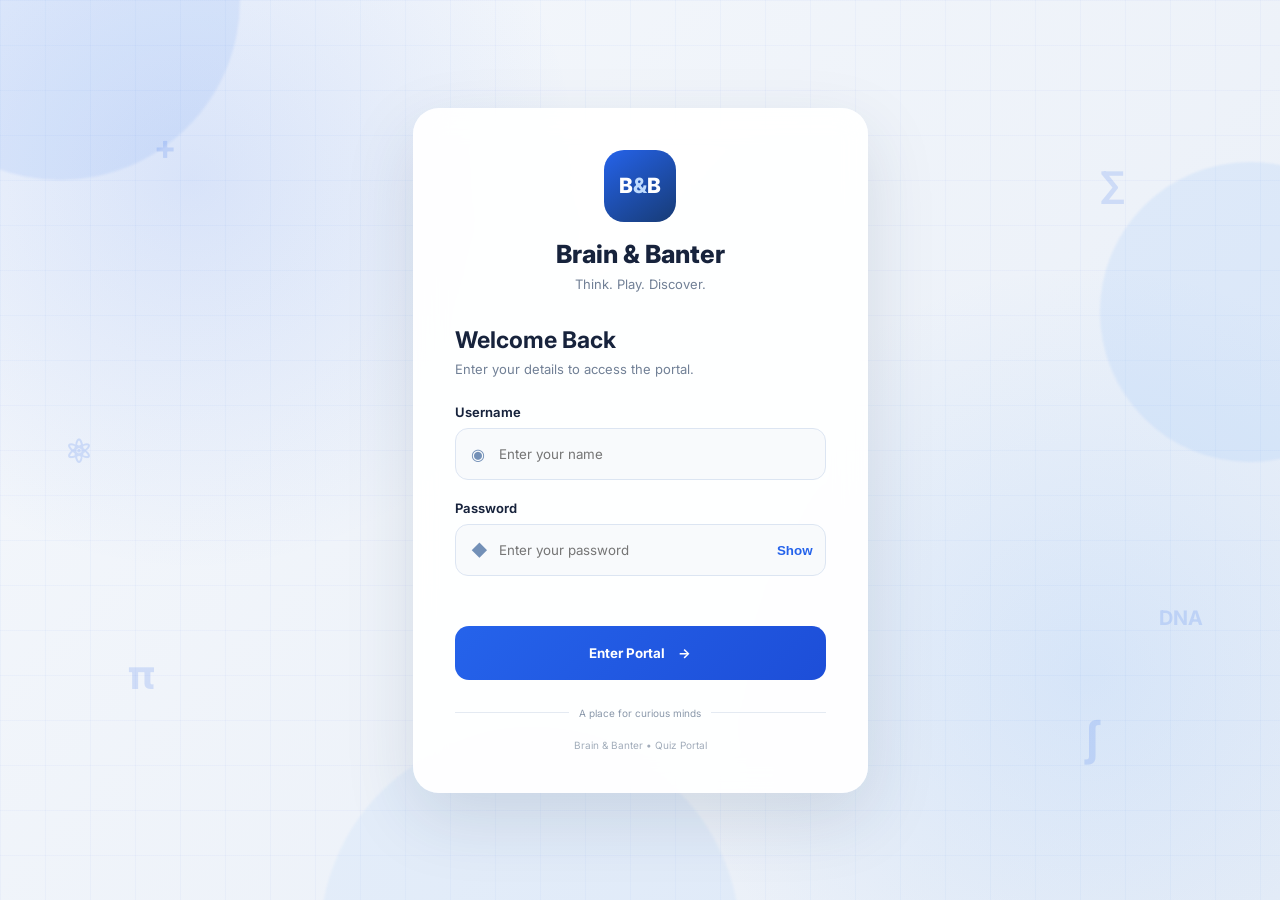
<file: index.html>
<!DOCTYPE html>
<html lang="en">
<head>
    <meta charset="UTF-8">
    <meta name="viewport" content="width=device-width, initial-scale=1.0">

    <title>Brain & Banter | Login</title>

    <link rel="preconnect" href="https://fonts.googleapis.com">
    <link rel="preconnect" href="https://fonts.gstatic.com" crossorigin>
    <link href="https://fonts.googleapis.com/css2?family=Inter:wght@400;500;600;700;800&display=swap" rel="stylesheet">

    <link rel="stylesheet" href="style.css">
</head>

<body>

    <div class="background">

        <div class="shape shape-one"></div>
        <div class="shape shape-two"></div>
        <div class="shape shape-three"></div>

        <div class="floating-symbol symbol-one">+</div>
        <div class="floating-symbol symbol-two">π</div>
        <div class="floating-symbol symbol-three">∑</div>
        <div class="floating-symbol symbol-four">∫</div>
        <div class="floating-symbol symbol-five">⚛</div>
        <div class="floating-symbol symbol-six">DNA</div>

    </div>


    <main class="login-container">

        <section class="login-card">

            <div class="logo-area">

                <div class="logo">
                    B<span>&</span>B
                </div>

                <h1>Brain & Banter</h1>

                <p class="tagline">
                    Think. Play. Discover.
                </p>

            </div>


            <div class="welcome">

                <h2>Welcome Back</h2>

                <p>
                    Enter your details to access the portal.
                </p>

            </div>


            <form id="loginForm">

                <div class="input-group">

                    <label for="username">
                        Username
                    </label>

                    <div class="input-box">

                        <span class="input-icon">◉</span>

                        <input
                            type="text"
                            id="username"
                            placeholder="Enter your name"
                            autocomplete="off"
                            required
                        >

                    </div>

                </div>


                <div class="input-group">

                    <label for="password">
                        Password
                    </label>

                    <div class="input-box">

                        <span class="input-icon">◆</span>

                        <input
                            type="password"
                            id="password"
                            placeholder="Enter your password"
                            required
                        >

                        <button
                            type="button"
                            class="show-password"
                            id="togglePassword"
                            aria-label="Show password"
                        >
                            Show
                        </button>

                    </div>

                </div>


                <p id="loginMessage" class="login-message"></p>


                <button
                    type="submit"
                    class="login-button"
                >
                    <span>Enter Portal</span>
                    <span class="arrow">→</span>
                </button>

            </form>


            <div class="portal-info">

                <span></span>

                <p>
                    A place for curious minds
                </p>

                <span></span>

            </div>


            <footer>
                Brain & Banter • Quiz Portal
            </footer>

        </section>

    </main>


    <script src="script.js"></script>

</body>
</html>
</file>
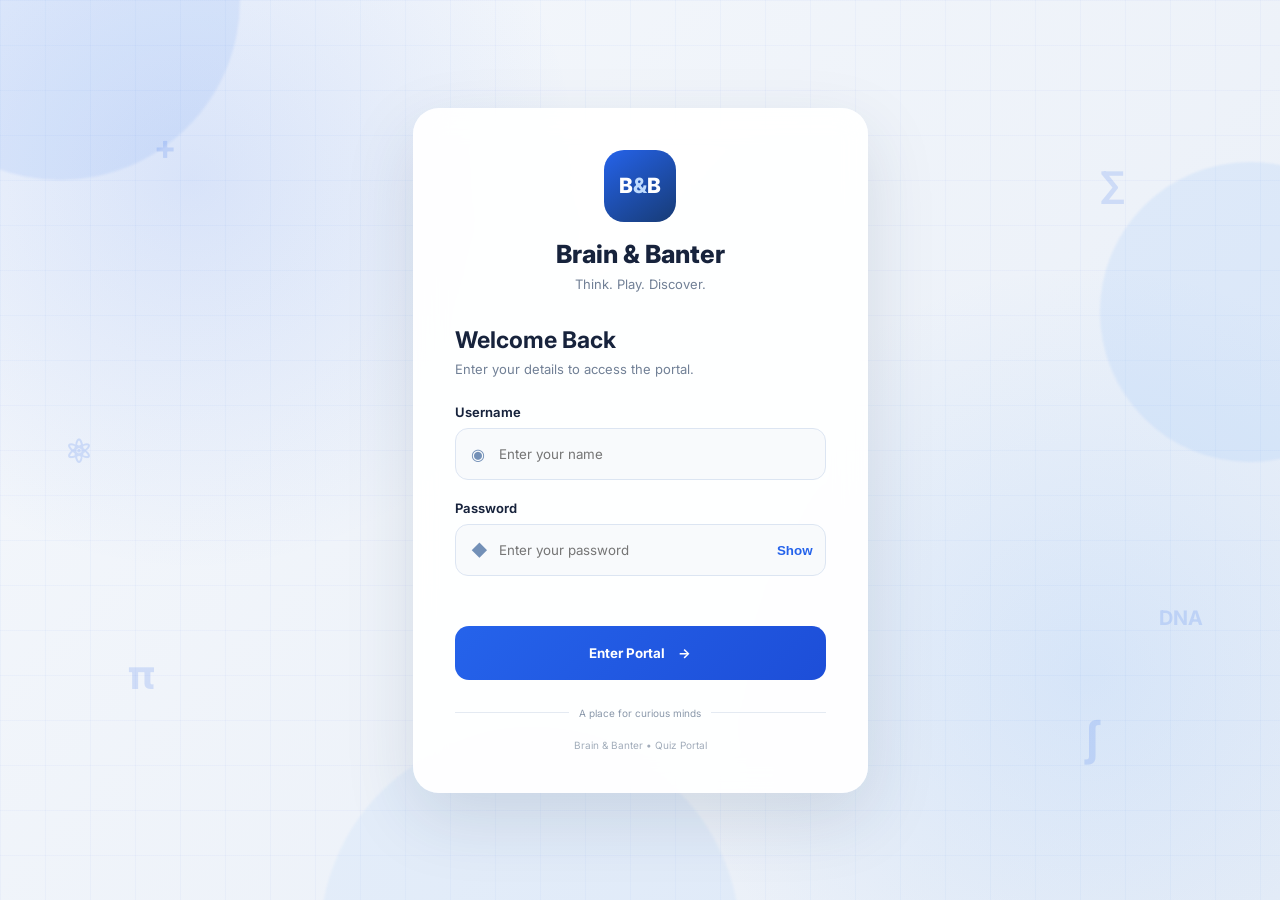
<file: dashboard.html>
<!DOCTYPE html>
<html lang="en">

<head>

    <meta charset="UTF-8">

    <meta
        name="viewport"
        content="width=device-width, initial-scale=1.0"
    >

    <title>Brain & Banter | Dashboard</title>

    <link
        rel="stylesheet"
        href="style.css"
    >

</head>


<body class="dashboard-body">


    <!-- TOP BAR -->

    <header class="topbar">

        <div class="brand-small">

            <div class="mini-logo">
                B<span>&</span>B
            </div>

            <div>

                <strong>
                    Brain & Banter
                </strong>

                <small>
                    Quiz Portal
                </small>

            </div>

        </div>


        <button
            id="logoutButton"
            class="logout-button"
        >
            Logout
        </button>

    </header>



    <!-- MAIN -->

    <main class="dashboard-main">


        <!-- WELCOME -->

        <section class="welcome-banner">

            <div>

                <p class="eyebrow">
                    WELCOME BACK
                </p>

                <h1>
                    Hello,
                    <span id="userName">
                        Explorer
                    </span>
                </h1>

                <p class="welcome-text">

                    Test your knowledge, challenge yourself
                    and discover how much you know.

                    Choose a subject below to begin your quiz.

                </p>

            </div>


            <div class="dashboard-icon">
                ?
            </div>

        </section>



        <!-- STATS -->

        <section class="stats-grid">


            <div class="stat-card">

                <div class="stat-icon">
                    05
                </div>

                <div>

                    <strong>
                        Subjects
                    </strong>

                    <span>
                        Available quizzes
                    </span>

                </div>

            </div>



            <div class="stat-card">

                <div class="stat-icon">
                    10
                </div>

                <div>

                    <strong>
                        Questions
                    </strong>

                    <span>
                        Per quiz
                    </span>

                </div>

            </div>



            <div class="stat-card">

                <div class="stat-icon">
                    05
                </div>

                <div>

                    <strong>
                        Minutes
                    </strong>

                    <span>
                        Quiz time
                    </span>

                </div>

            </div>


        </section>



        <!-- SUBJECT HEADING -->

        <div class="section-heading">

            <div>

                <p class="eyebrow">
                    CHOOSE YOUR CHALLENGE
                </p>

                <h2>
                    Quiz Subjects
                </h2>

            </div>


            <p>
                Select any subject to begin
            </p>

        </div>



        <!-- SUBJECTS -->

        <section class="subjects-grid">


            <!-- BIOLOGY -->

            <button
                class="subject-card"
                data-subject="Biology"
            >

                <span class="subject-number">
                    01
                </span>


                <div class="subject-symbol">
                    BIO
                </div>


                <h3>
                    Biology
                </h3>


                <p>
                    Explore life, cells, organs
                    and the fascinating world of biology.
                </p>


                <span class="start-link">
                    Start Quiz →
                </span>

            </button>



            <!-- PHYSICS -->

            <button
                class="subject-card"
                data-subject="Physics"
            >

                <span class="subject-number">
                    02
                </span>


                <div class="subject-symbol">
                    PHY
                </div>


                <h3>
                    Physics
                </h3>


                <p>
                    Test your understanding of force,
                    energy, motion and the physical world.
                </p>


                <span class="start-link">
                    Start Quiz →
                </span>

            </button>



            <!-- MATHEMATICS -->

            <button
                class="subject-card"
                data-subject="Mathematics"
            >

                <span class="subject-number">
                    03
                </span>


                <div class="subject-symbol">
                    MAT
                </div>


                <h3>
                    Mathematics
                </h3>


                <p>
                    Challenge yourself with numbers,
                    calculations and mathematical concepts.
                </p>


                <span class="start-link">
                    Start Quiz →
                </span>

            </button>



            <!-- COMPUTER -->

            <button
                class="subject-card"
                data-subject="Computer"
            >

                <span class="subject-number">
                    04
                </span>


                <div class="subject-symbol">
                    CS
                </div>


                <h3>
                    Computer
                </h3>


                <p>
                    Test your knowledge of computers,
                    programming and technology.
                </p>


                <span class="start-link">
                    Start Quiz →
                </span>

            </button>



            <!-- GENERAL KNOWLEDGE -->

            <button
                class="subject-card"
                data-subject="General Knowledge"
            >

                <span class="subject-number">
                    05
                </span>


                <div class="subject-symbol">
                    GK
                </div>


                <h3>
                    General Knowledge
                </h3>


                <p>
                    Explore interesting facts,
                    places, science and the world around you.
                </p>


                <span class="start-link">
                    Start Quiz →
                </span>

            </button>


        </section>



        <!-- LEADERBOARD -->

        <div class="dashboard-actions">

            <button
                id="leaderboardButton"
                class="dashboard-action-button"
            >

                <span class="action-icon">
                    #
                </span>


                <span>

                    <strong>
                        View Leaderboard
                    </strong>

                    <small>
                        See quiz rankings and scores
                    </small>

                </span>


                <span class="action-arrow">
                    →
                </span>

            </button>

        </div>


    </main>



    <!-- FOOTER -->

    <footer class="dashboard-footer">

        Brain & Banter

        <span>
            •
        </span>

        Learn. Challenge. Improve.

    </footer>



    <script src="script.js"></script>

</body>

</html>
</file>
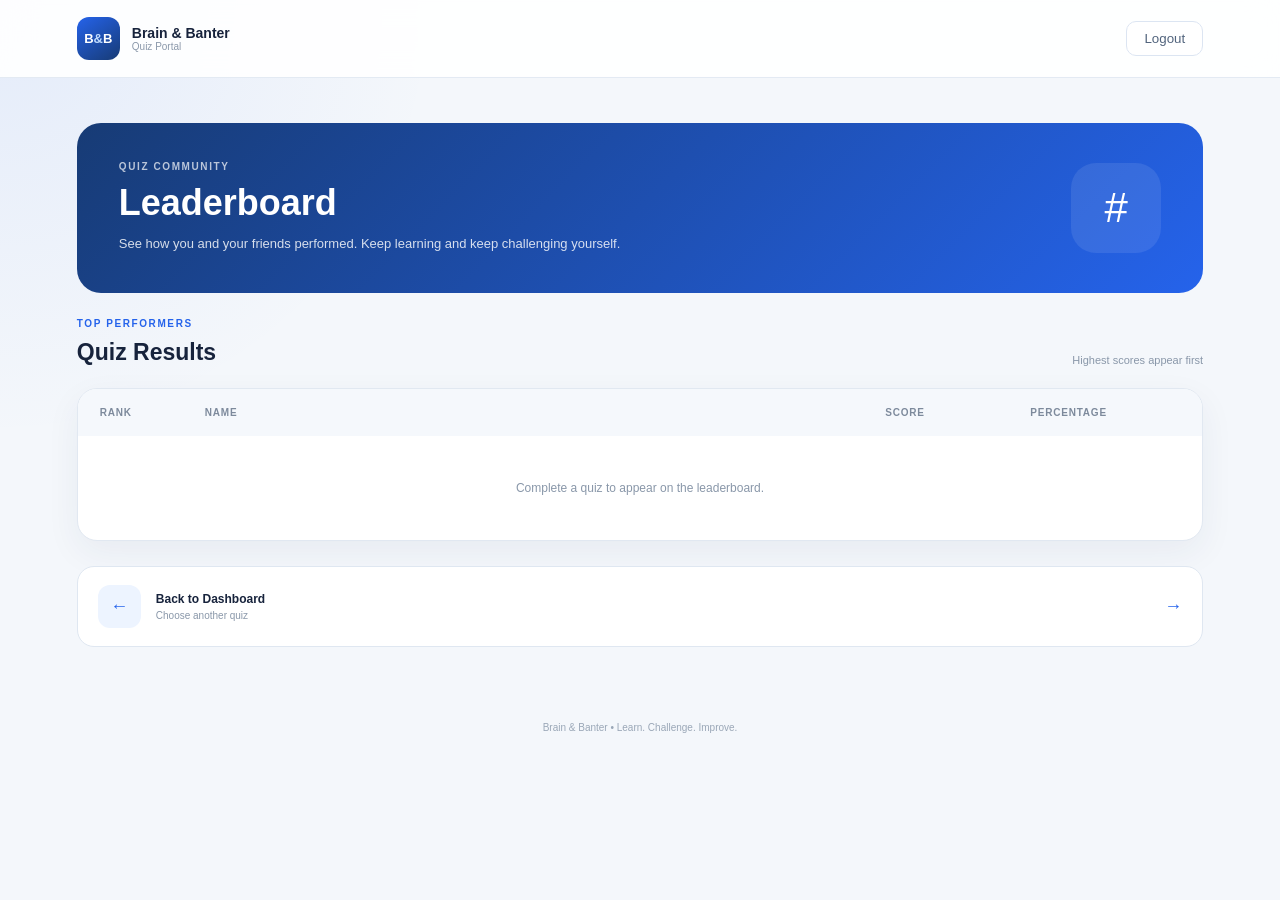
<file: leaderboard.html>
<!DOCTYPE html>
<html lang="en">

<head>

    <meta charset="UTF-8">

    <meta
        name="viewport"
        content="width=device-width, initial-scale=1.0"
    >

    <title>Brain & Banter | Leaderboard</title>

    <link
        rel="stylesheet"
        href="style.css"
    >

</head>


<body class="dashboard-body">


    <!-- TOP BAR -->

    <header class="topbar">


        <div class="brand-small">

            <div class="mini-logo">
                B<span>&</span>B
            </div>


            <div>

                <strong>
                    Brain & Banter
                </strong>

                <small>
                    Quiz Portal
                </small>

            </div>

        </div>


        <button
            id="logoutButton"
            class="logout-button"
        >
            Logout
        </button>

    </header>



    <!-- MAIN -->

    <main class="dashboard-main">


        <!-- HEADER BANNER -->

        <section class="welcome-banner">

            <div>

                <p class="eyebrow">
                    QUIZ COMMUNITY
                </p>


                <h1>
                    Leaderboard
                </h1>


                <p class="welcome-text">

                    See how you and your friends performed.
                    Keep learning and keep challenging yourself.

                </p>

            </div>


            <div class="dashboard-icon">
                #
            </div>

        </section>



        <!-- HEADING -->

        <div class="section-heading">


            <div>

                <p class="eyebrow">
                    TOP PERFORMERS
                </p>


                <h2>
                    Quiz Results
                </h2>

            </div>


            <p>
                Highest scores appear first
            </p>

        </div>



        <!-- LEADERBOARD -->

        <section
            id="leaderboardContainer"
            class="leaderboard-container"
        >


            <!-- TABLE HEADER -->

            <div class="leaderboard-header">

                <span>
                    Rank
                </span>


                <span>
                    Name
                </span>


                <span>
                    Score
                </span>


                <span>
                    Percentage
                </span>

            </div>



            <!-- RESULTS -->

            <div id="leaderboardList">

                <div class="empty-leaderboard">

                    Complete a quiz to appear
                    on the leaderboard.

                </div>

            </div>


        </section>



        <!-- BACK BUTTON -->

        <div class="dashboard-actions">

            <button
                id="leaderboardDashboard"
                class="dashboard-action-button"
            >

                <span class="action-icon">
                    ←
                </span>


                <span>

                    <strong>
                        Back to Dashboard
                    </strong>


                    <small>
                        Choose another quiz
                    </small>

                </span>


                <span class="action-arrow">
                    →
                </span>

            </button>

        </div>


    </main>



    <!-- FOOTER -->

    <footer class="dashboard-footer">

        Brain & Banter

        <span>
            •
        </span>

        Learn. Challenge. Improve.

    </footer>



    <script src="script.js"></script>


</body>

</html>
</file>
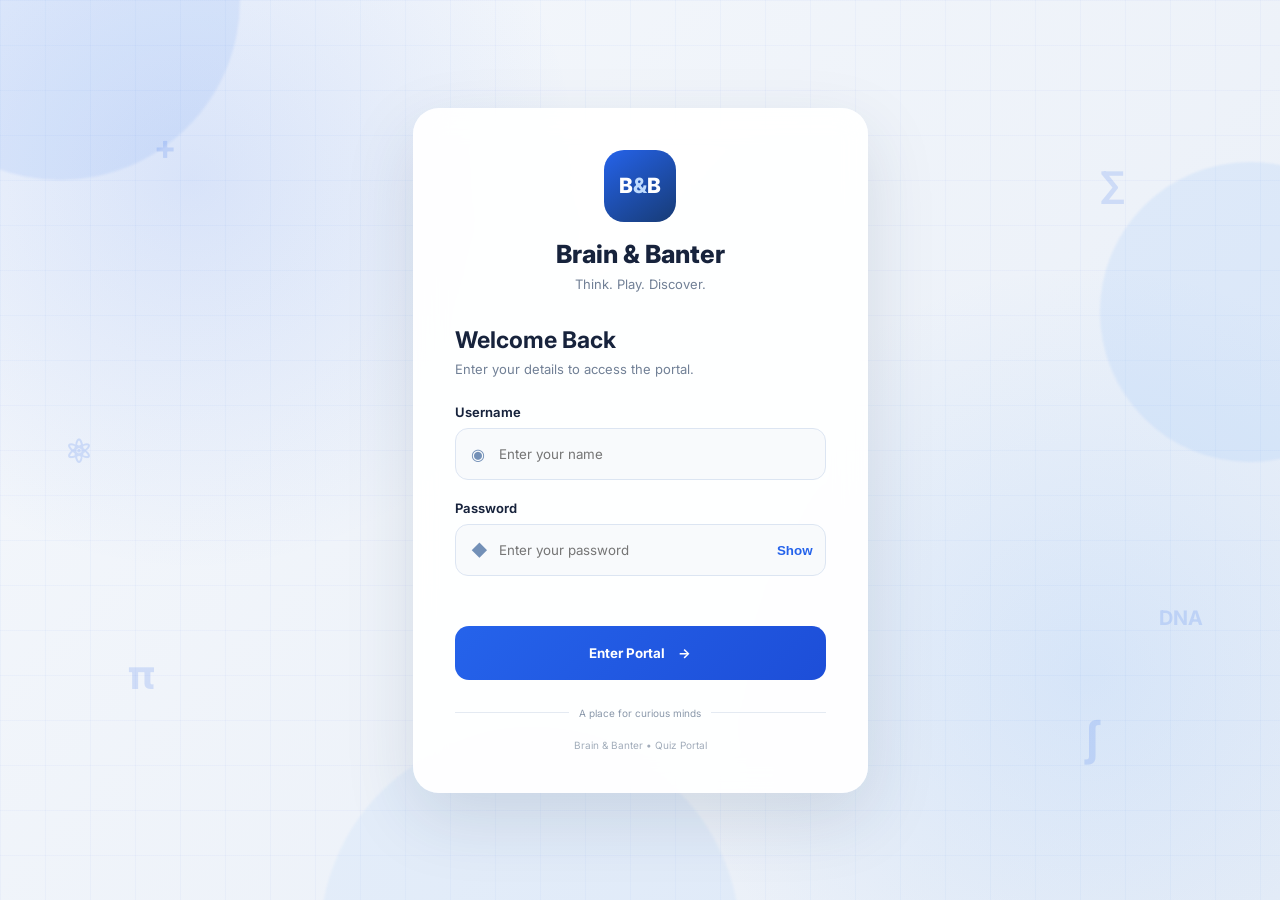
<file: quiz.html>
<!DOCTYPE html>
<html lang="en">

<head>

    <meta charset="UTF-8">

    <meta
        name="viewport"
        content="width=device-width, initial-scale=1.0"
    >

    <title>Brain & Banter | Quiz</title>

    <link
        rel="stylesheet"
        href="style.css"
    >

</head>


<body class="quiz-body">


    <!-- TOP BAR -->

    <header class="quiz-topbar">

        <button
            id="backToDashboard"
            class="back-button"
        >
            ← Dashboard
        </button>


        <div class="quiz-brand">

            <div class="mini-logo">
                B<span>&</span>B
            </div>

            <span>
                Brain & Banter
            </span>

        </div>


        <button
            id="exitQuiz"
            class="back-button"
        >
            Exit Quiz
        </button>

    </header>



    <!-- MAIN QUIZ -->

    <main class="quiz-main">


        <!-- QUIZ HEADER -->

        <section class="quiz-header">

            <div>

                <p class="eyebrow">
                    KNOWLEDGE CHALLENGE
                </p>

                <h1 id="quizSubject">
                    Quiz
                </h1>

                <p>
                    Select the best answer for each question.
                </p>

            </div>


            <div class="timer-box">

                <span class="timer-label">
                    TIME LEFT
                </span>

                <strong id="timer">
                    05:00
                </strong>

            </div>

        </section>



        <!-- PROGRESS -->

        <section class="progress-section">

            <div class="progress-info">

                <span>

                    Question

                    <strong id="currentQuestion">
                        1
                    </strong>

                    of

                    <strong id="totalQuestions">
                        10
                    </strong>

                </span>


                <span id="progressPercent">
                    10%
                </span>

            </div>


            <div class="progress-bar">

                <div
                    id="progressFill"
                    class="progress-fill"
                ></div>

            </div>

        </section>



        <!-- QUESTION CARD -->

        <section class="question-card">


            <div
                id="questionNumber"
                class="question-number"
            >
                01
            </div>


            <h2 id="questionText">
                Loading question...
            </h2>


            <!-- OPTIONS -->

            <div
                id="optionsContainer"
                class="options-container"
            >
            </div>



            <!-- NAVIGATION -->

            <div class="quiz-navigation">

                <button
                    id="previousButton"
                    class="previous-button"
                    disabled
                >
                    ← Previous
                </button>


                <button
                    id="nextButton"
                    class="next-button"
                >
                    Next →
                </button>

            </div>


        </section>


    </main>



    <!-- FOOTER -->

    <footer class="quiz-footer">

        Brain & Banter

        <span>
            •
        </span>

        Learn. Challenge. Improve.

    </footer>



    <script src="script.js"></script>

</body>

</html>
</file>
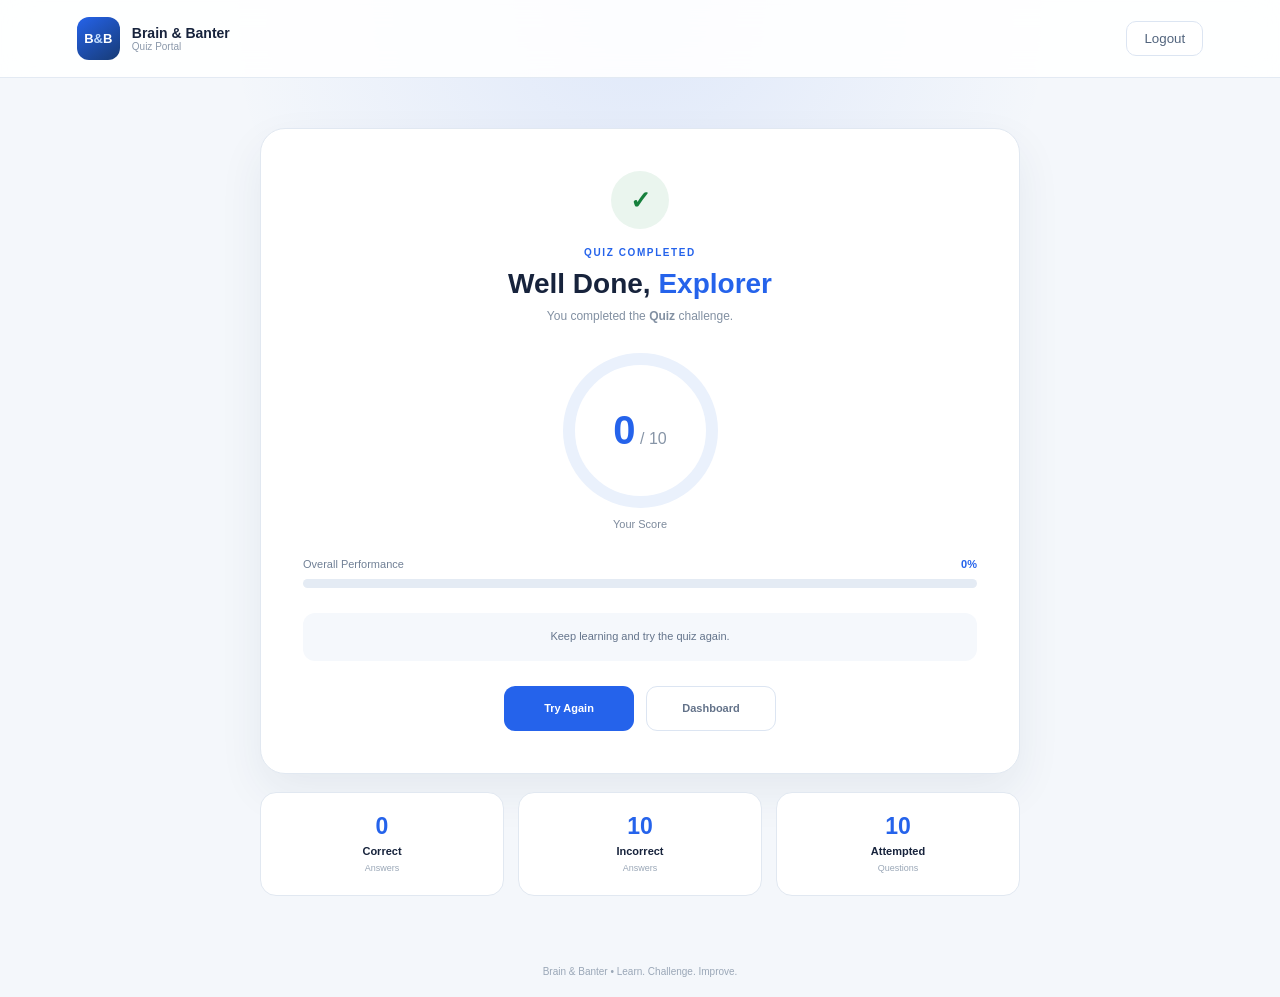
<file: result.html>
<!DOCTYPE html>
<html lang="en">

<head>

    <meta charset="UTF-8">

    <meta
        name="viewport"
        content="width=device-width, initial-scale=1.0"
    >

    <title>Brain & Banter | Result</title>

    <link
        rel="stylesheet"
        href="style.css"
    >

</head>


<body class="result-body">


    <!-- TOP BAR -->

    <header class="result-topbar">


        <div class="result-brand">

            <div class="mini-logo">
                B<span>&</span>B
            </div>


            <div>

                <strong>
                    Brain & Banter
                </strong>

                <small>
                    Quiz Portal
                </small>

            </div>

        </div>


        <button
            id="resultLogout"
            class="logout-button"
        >
            Logout
        </button>

    </header>



    <!-- RESULT -->

    <main class="result-main">


        <!-- MAIN RESULT CARD -->

        <section class="result-card">


            <div class="result-check">
                ✓
            </div>


            <p class="eyebrow">
                QUIZ COMPLETED
            </p>


            <h1>

                Well Done,
                <span id="resultUser">
                    Explorer
                </span>

            </h1>


            <p class="result-subtitle">

                You completed the

                <strong id="resultSubject">
                    Quiz
                </strong>

                challenge.

            </p>



            <!-- SCORE -->

            <div class="score-circle">

                <div>

                    <strong id="score">
                        0
                    </strong>

                    <span>
                        /
                        <span id="total">
                            10
                        </span>
                    </span>

                </div>

            </div>


            <p class="score-label">
                Your Score
            </p>



            <!-- PERCENTAGE -->

            <div class="percentage-box">


                <div class="percentage-heading">

                    <span>
                        Overall Performance
                    </span>


                    <strong id="percentage">
                        0%
                    </strong>

                </div>


                <div class="percentage-bar">

                    <div
                        id="percentageFill"
                        class="percentage-fill"
                    ></div>

                </div>


            </div>



            <!-- MESSAGE -->

            <div
                id="performanceMessage"
                class="performance-message"
            >

                Keep learning and keep challenging yourself.

            </div>



            <!-- BUTTONS -->

            <div class="result-buttons">


                <button
                    id="retryQuiz"
                    class="primary-result-button"
                >
                    Try Again
                </button>


                <button
                    id="resultDashboard"
                    class="secondary-result-button"
                >
                    Dashboard
                </button>


            </div>


        </section>



        <!-- DETAILS -->

        <section class="result-details">


            <div class="detail-box">

                <span class="detail-number">

                    <span id="correctAnswers">
                        0
                    </span>

                </span>


                <strong>
                    Correct
                </strong>


                <small>
                    Answers
                </small>

            </div>



            <div class="detail-box">

                <span class="detail-number">

                    <span id="wrongAnswers">
                        0
                    </span>

                </span>


                <strong>
                    Incorrect
                </strong>


                <small>
                    Answers
                </small>

            </div>



            <div class="detail-box">

                <span class="detail-number">

                    <span id="attemptedAnswers">
                        0
                    </span>

                </span>


                <strong>
                    Attempted
                </strong>


                <small>
                    Questions
                </small>

            </div>


        </section>


    </main>



    <!-- FOOTER -->

    <footer class="result-footer">

        Brain & Banter

        <span>
            •
        </span>

        Learn. Challenge. Improve.

    </footer>



    <script src="script.js"></script>

</body>

</html>
</file>
<file: style.css>
* {
    margin: 0;
    padding: 0;
    box-sizing: border-box;
}

:root {
    --blue: #2563eb;
    --dark-blue: #173b75;
    --light-blue: #edf4ff;
    --text: #17233c;
    --muted: #718096;
    --white: #ffffff;
    --border: #dce5f2;
}

body {
    font-family: "Inter", sans-serif;
    color: var(--text);
    background: #f4f7fb;
    overflow-x: hidden;
}


/* ==========================================
   LOGIN
========================================== */

.background {
    position: fixed;
    inset: 0;
    overflow: hidden;
    z-index: 0;

    background:
        radial-gradient(
            circle at 15% 20%,
            rgba(37, 99, 235, 0.13),
            transparent 30%
        ),
        radial-gradient(
            circle at 85% 75%,
            rgba(96, 165, 250, 0.15),
            transparent 32%
        ),
        linear-gradient(
            135deg,
            #f5f8fc,
            #e8eef7
        );
}

.background::before {
    content: "";
    position: absolute;
    inset: 0;

    background-image:
        linear-gradient(
            rgba(37, 99, 235, 0.035) 1px,
            transparent 1px
        ),
        linear-gradient(
            90deg,
            rgba(37, 99, 235, 0.035) 1px,
            transparent 1px
        );

    background-size: 45px 45px;
}

.shape {
    position: absolute;
    border-radius: 50%;
    filter: blur(1px);
}

.shape-one {
    width: 360px;
    height: 360px;
    top: -180px;
    left: -120px;
    background: rgba(59, 130, 246, 0.10);
    animation: floatOne 12s ease-in-out infinite;
}

.shape-two {
    width: 300px;
    height: 300px;
    right: -120px;
    top: 18%;
    background: rgba(96, 165, 250, 0.11);
    animation: floatTwo 14s ease-in-out infinite;
}

.shape-three {
    width: 420px;
    height: 420px;
    bottom: -250px;
    left: 25%;
    background: rgba(147, 197, 253, 0.12);
    animation: floatThree 16s ease-in-out infinite;
}

.floating-symbol {
    position: absolute;
    color: rgba(37, 99, 235, 0.16);
    font-weight: 700;
    user-select: none;
    animation: symbolFloat 8s ease-in-out infinite;
}

.symbol-one {
    top: 14%;
    left: 12%;
    font-size: 34px;
}

.symbol-two {
    top: 72%;
    left: 10%;
    font-size: 42px;
}

.symbol-three {
    top: 18%;
    right: 12%;
    font-size: 38px;
}

.symbol-four {
    bottom: 15%;
    right: 14%;
    font-size: 45px;
}

.symbol-five {
    top: 48%;
    left: 5%;
    font-size: 32px;
}

.symbol-six {
    bottom: 30%;
    right: 6%;
    font-size: 20px;
}

.login-container {
    position: relative;
    z-index: 2;

    min-height: 100vh;

    display: flex;
    align-items: center;
    justify-content: center;

    padding: 40px 20px;
}

.login-card {
    width: 100%;
    max-width: 455px;

    background: rgba(255, 255, 255, 0.94);

    border-radius: 26px;

    padding: 42px;

    box-shadow:
        0 25px 70px rgba(32, 56, 85, 0.13);

    backdrop-filter: blur(15px);

    animation: cardAppear 0.8s ease;
}

.logo-area {
    text-align: center;
    margin-bottom: 34px;
}

.logo {
    width: 72px;
    height: 72px;

    margin: auto;
    margin-bottom: 17px;

    display: flex;
    align-items: center;
    justify-content: center;

    border-radius: 20px;

    background:
        linear-gradient(
            145deg,
            #2563eb,
            #173b75
        );

    color: white;

    font-size: 21px;
    font-weight: 800;
}

.logo span,
.mini-logo span {
    color: #bfdbfe;
}

.logo-area h1 {
    font-size: 25px;
    font-weight: 800;
}

.tagline {
    margin-top: 7px;

    color: var(--muted);

    font-size: 13px;
}

.welcome {
    margin-bottom: 27px;
}

.welcome h2 {
    font-size: 23px;
    margin-bottom: 7px;
}

.welcome p {
    color: var(--muted);
    font-size: 13px;
}

.input-group {
    margin-bottom: 20px;
}

.input-group label {
    display: block;

    margin-bottom: 8px;

    font-size: 13px;
    font-weight: 650;
}

.input-box {
    position: relative;
}

.input-icon {
    position: absolute;

    left: 16px;
    top: 50%;

    transform: translateY(-50%);

    color: #7390b7;
}

.input-box input {
    width: 100%;
    height: 52px;

    border: 1px solid var(--border);
    border-radius: 13px;

    background: #f8fafc;

    padding: 0 75px 0 43px;

    outline: none;

    font-family: inherit;
}

.input-box input:focus {
    border-color: #6d9ff5;

    background: white;

    box-shadow:
        0 0 0 4px rgba(37, 99, 235, 0.08);
}

.show-password {
    position: absolute;

    right: 13px;
    top: 50%;

    transform: translateY(-50%);

    border: none;
    background: transparent;

    color: var(--blue);

    cursor: pointer;

    font-weight: 650;
}

.login-message {
    min-height: 20px;

    margin-bottom: 10px;

    text-align: center;

    font-size: 12px;
}

.login-button {
    width: 100%;
    height: 54px;

    border: none;
    border-radius: 14px;

    background:
        linear-gradient(
            135deg,
            #2563eb,
            #1d4ed8
        );

    color: white;

    font-family: inherit;

    font-weight: 700;

    cursor: pointer;

    transition: 0.25s ease;
}

.login-button:hover {
    transform: translateY(-2px);
}

.arrow {
    margin-left: 10px;
}

.portal-info {
    display: flex;
    align-items: center;

    gap: 10px;

    margin: 27px 0 20px;
}

.portal-info span {
    height: 1px;
    flex: 1;

    background: #e4eaf2;
}

.portal-info p {
    color: #8a98aa;

    font-size: 10px;
}

.login-card footer {
    text-align: center;

    color: #a1acba;

    font-size: 10px;
}


/* ==========================================
   DASHBOARD
========================================== */

.dashboard-body {
    min-height: 100vh;

    background:
        radial-gradient(
            circle at 0% 0%,
            rgba(37, 99, 235, 0.08),
            transparent 28%
        ),
        #f4f7fb;
}

.topbar,
.quiz-topbar,
.result-topbar {
    height: 78px;

    padding: 0 6%;

    display: flex;
    align-items: center;
    justify-content: space-between;

    background: rgba(255, 255, 255, 0.9);

    border-bottom: 1px solid #e3eaf3;

    backdrop-filter: blur(15px);
}

.brand-small,
.result-brand,
.quiz-brand {
    display: flex;
    align-items: center;

    gap: 12px;
}

.mini-logo {
    width: 43px;
    height: 43px;

    display: flex;
    align-items: center;
    justify-content: center;

    border-radius: 12px;

    background:
        linear-gradient(
            145deg,
            #2563eb,
            #173b75
        );

    color: white;

    font-size: 13px;
    font-weight: 800;
}

.brand-small strong,
.result-brand strong {
    display: block;

    font-size: 14px;
}

.brand-small small,
.result-brand small {
    display: block;

    color: #8a98aa;

    font-size: 10px;
}

.logout-button {
    border: 1px solid #dce5f2;

    background: white;

    color: #52647d;

    border-radius: 10px;

    padding: 9px 17px;

    font-family: inherit;

    cursor: pointer;
}

.dashboard-main {
    width: min(1180px, 88%);

    margin: auto;

    padding: 45px 0 55px;
}

.welcome-banner {
    display: flex;
    align-items: center;
    justify-content: space-between;

    padding: 38px 42px;

    border-radius: 24px;

    background:
        linear-gradient(
            135deg,
            #173b75,
            #2563eb
        );

    color: white;

    margin-bottom: 25px;
}

.welcome-banner h1 {
    font-size: clamp(25px, 4vw, 36px);

    margin-bottom: 9px;
}

.welcome-banner h1 span {
    color: #bfdbfe;
}

.welcome-text {
    max-width: 540px;

    font-size: 13px;

    line-height: 1.7;

    opacity: 0.82;
}

.eyebrow {
    margin-bottom: 10px;

    font-size: 10px;
    font-weight: 700;

    letter-spacing: 1.6px;

    color: var(--blue);
}

.welcome-banner .eyebrow {
    color: white;
    opacity: 0.7;
}

.dashboard-icon {
    width: 90px;
    height: 90px;

    display: flex;
    align-items: center;
    justify-content: center;

    border-radius: 25px;

    background: rgba(255, 255, 255, 0.09);

    font-size: 42px;
}

.stats-grid {
    display: grid;

    grid-template-columns:
        repeat(3, 1fr);

    gap: 18px;

    margin-bottom: 45px;
}

.stat-card {
    display: flex;
    align-items: center;

    gap: 15px;

    padding: 20px;

    background: white;

    border: 1px solid #e5ebf3;

    border-radius: 17px;
}

.stat-icon {
    width: 47px;
    height: 47px;

    display: flex;
    align-items: center;
    justify-content: center;

    border-radius: 13px;

    background: var(--light-blue);

    color: var(--blue);

    font-weight: 800;
}

.stat-card strong {
    display: block;

    font-size: 13px;
}

.stat-card span {
    display: block;

    margin-top: 4px;

    color: #8b99aa;

    font-size: 10px;
}

.section-heading {
    display: flex;

    align-items: flex-end;
    justify-content: space-between;

    margin-bottom: 22px;
}

.section-heading h2 {
    font-size: 23px;
}

.section-heading > p {
    color: #8997a9;

    font-size: 11px;
}

.subjects-grid {
    display: grid;

    grid-template-columns:
        repeat(3, 1fr);

    gap: 18px;
}

.subject-card {
    position: relative;

    min-height: 245px;

    padding: 25px;

    text-align: left;

    border: 1px solid #e1e8f1;

    border-radius: 20px;

    background: white;

    cursor: pointer;

    font-family: inherit;

    color: var(--text);

    transition: 0.3s ease;
}

.subject-card:hover {
    transform: translateY(-6px);

    border-color: #c8daf5;

    box-shadow:
        0 18px 35px rgba(31, 55, 82, 0.10);
}

.subject-number {
    position: absolute;

    top: 20px;
    right: 22px;

    color: #a2afbf;

    font-size: 10px;
    font-weight: 700;
}

.subject-symbol {
    width: 48px;
    height: 48px;

    display: flex;
    align-items: center;
    justify-content: center;

    margin-bottom: 22px;

    border-radius: 13px;

    background: var(--light-blue);

    color: var(--blue);

    font-size: 15px;
    font-weight: 800;
}

.subject-card h3 {
    font-size: 17px;

    margin-bottom: 8px;
}

.subject-card p {
    color: #7c899a;

    font-size: 11px;

    line-height: 1.65;

    margin-bottom: 19px;
}

.start-link {
    color: var(--blue);

    font-size: 11px;
    font-weight: 700;
}

.dashboard-footer,
.quiz-footer,
.result-footer {
    padding: 20px;

    text-align: center;

    color: #9aa7b7;

    font-size: 10px;
}


/* ==========================================
   QUIZ
========================================== */

.quiz-body {
    min-height: 100vh;

    background:
        radial-gradient(
            circle at 10% 10%,
            rgba(37, 99, 235, 0.08),
            transparent 30%
        ),
        #f4f7fb;
}

.back-button {
    border: none;

    background: transparent;

    color: #52647d;

    font-family: inherit;

    cursor: pointer;

    font-size: 12px;
}

.quiz-brand span {
    font-size: 13px;
    font-weight: 800;
}

.quiz-main {
    width: min(850px, 90%);

    margin: auto;

    padding: 45px 0;
}

.quiz-header {
    display: flex;

    align-items: center;
    justify-content: space-between;

    margin-bottom: 25px;
}

.quiz-header h1 {
    font-size: 31px;

    margin-bottom: 7px;
}

.quiz-header p:not(.eyebrow) {
    color: #8290a2;

    font-size: 12px;
}

.timer-box {
    min-width: 105px;

    padding: 14px;

    text-align: center;

    background: white;

    border: 1px solid #e0e7f0;

    border-radius: 14px;
}

.timer-label {
    display: block;

    color: #8997a9;

    font-size: 9px;
    font-weight: 700;

    letter-spacing: 1px;

    margin-bottom: 5px;
}

.timer-box strong {
    font-size: 20px;

    color: var(--blue);
}

.timer-warning {
    color: #d14343 !important;
}

.progress-section {
    margin-bottom: 20px;
}

.progress-info {
    display: flex;

    justify-content: space-between;

    margin-bottom: 8px;

    color: #7d8a9c;

    font-size: 10px;
}

.progress-bar {
    height: 7px;

    overflow: hidden;

    border-radius: 10px;

    background: #e2e9f2;
}

.progress-fill {
    width: 10%;
    height: 100%;

    border-radius: inherit;

    background:
        linear-gradient(
            90deg,
            #2563eb,
            #60a5fa
        );

    transition: width 0.3s ease;
}

.question-card {
    padding: 35px;

    background: white;

    border: 1px solid #e1e8f1;

    border-radius: 22px;

    box-shadow:
        0 12px 35px rgba(31, 55, 82, 0.06);
}

.question-number {
    color: var(--blue);

    font-size: 10px;
    font-weight: 800;

    letter-spacing: 1.2px;

    margin-bottom: 16px;
}

.question-card h2 {
    font-size: 21px;

    line-height: 1.5;

    margin-bottom: 28px;
}

.options-container {
    display: grid;

    gap: 12px;
}

.quiz-option {
    width: 100%;

    min-height: 58px;

    display: flex;
    align-items: center;

    gap: 14px;

    padding: 10px 15px;

    border: 1px solid #e0e7f0;

    border-radius: 13px;

    background: #fbfcfe;

    color: var(--text);

    text-align: left;

    font-family: inherit;

    cursor: pointer;

    transition: 0.2s ease;
}

.quiz-option:hover {
    border-color: #9dbbe9;

    background: #f5f9ff;
}

.quiz-option.selected {
    border-color: var(--blue);

    background: #edf4ff;

    box-shadow:
        0 0 0 3px rgba(37, 99, 235, 0.07);
}

.option-letter {
    width: 34px;
    height: 34px;

    flex-shrink: 0;

    display: flex;
    align-items: center;
    justify-content: center;

    border-radius: 10px;

    background: #e9f1ff;

    color: var(--blue);

    font-size: 12px;
    font-weight: 800;
}

.quiz-option.selected .option-letter {
    background: var(--blue);

    color: white;
}

.option-text {
    font-size: 12px;

    line-height: 1.5;
}

.quiz-navigation {
    display: flex;

    justify-content: space-between;

    margin-top: 30px;
}

.previous-button,
.next-button {
    min-width: 115px;

    height: 45px;

    border-radius: 11px;

    font-family: inherit;

    font-size: 12px;
    font-weight: 700;

    cursor: pointer;
}

.previous-button {
    border: 1px solid #dce5f2;

    background: white;

    color: #68778b;
}

.previous-button:disabled {
    opacity: 0.4;

    cursor: not-allowed;
}

.next-button {
    border: none;

    background: var(--blue);

    color: white;

    box-shadow:
        0 8px 18px rgba(37, 99, 235, 0.18);
}

.exit-button {
    display: block;

    margin: 22px auto 0;

    border: none;

    background: transparent;

    color: #a05b5b;

    font-family: inherit;

    font-size: 10px;

    cursor: pointer;
}


/* ==========================================
   RESULT
========================================== */

.result-body {
    min-height: 100vh;

    background:
        radial-gradient(
            circle at 50% 0%,
            rgba(37, 99, 235, 0.10),
            transparent 35%
        ),
        #f4f7fb;
}

.result-main {
    width: min(760px, 90%);

    margin: auto;

    padding: 50px 0;
}

.result-card {
    padding: 42px;

    text-align: center;

    background: white;

    border: 1px solid #e1e8f1;

    border-radius: 25px;

    box-shadow:
        0 18px 45px rgba(31, 55, 82, 0.07);
}

.result-check {
    width: 58px;
    height: 58px;

    margin: 0 auto 18px;

    display: flex;
    align-items: center;
    justify-content: center;

    border-radius: 50%;

    background: #eaf5ee;

    color: #16803c;

    font-size: 25px;
    font-weight: 800;
}

.result-card h1 {
    font-size: 28px;

    margin-bottom: 9px;
}

.result-card h1 span {
    color: var(--blue);
}

.result-subtitle {
    color: #8290a2;

    font-size: 12px;
}

.score-circle {
    width: 155px;
    height: 155px;

    margin: 30px auto 10px;

    display: flex;
    align-items: center;
    justify-content: center;

    border-radius: 50%;

    background:
        radial-gradient(
            circle,
            white 58%,
            transparent 59%
        );

    border: 12px solid #eaf1fc;
}

.score-circle strong {
    color: var(--blue);

    font-size: 40px;
}

.score-circle span {
    color: #8795a7;

    font-size: 16px;
}

.score-label {
    color: #7d8a9c;

    font-size: 11px;
}

.percentage-box {
    margin-top: 28px;

    text-align: left;
}

.percentage-heading {
    display: flex;

    justify-content: space-between;

    margin-bottom: 9px;

    color: #718096;

    font-size: 11px;
}

.percentage-heading strong {
    color: var(--blue);
}

.percentage-bar {
    height: 9px;

    overflow: hidden;

    border-radius: 10px;

    background: #e4ebf4;
}

.percentage-fill {
    width: 0%;
    height: 100%;

    border-radius: inherit;

    background:
        linear-gradient(
            90deg,
            #2563eb,
            #60a5fa
        );

    transition: width 0.8s ease;
}

.performance-message {
    margin: 25px 0;

    padding: 15px;

    border-radius: 12px;

    background: #f5f8fc;

    color: #64748b;

    font-size: 11px;

    line-height: 1.6;
}

.result-buttons {
    display: flex;

    justify-content: center;

    gap: 12px;
}

.primary-result-button,
.secondary-result-button {
    min-width: 130px;

    height: 45px;

    border-radius: 11px;

    font-family: inherit;

    font-size: 11px;
    font-weight: 700;

    cursor: pointer;
}

.primary-result-button {
    border: none;

    background: var(--blue);

    color: white;
}

.secondary-result-button {
    border: 1px solid #dce5f2;

    background: white;

    color: #637289;
}

.result-details {
    display: grid;

    grid-template-columns:
        repeat(3, 1fr);

    gap: 14px;

    margin-top: 18px;
}

.detail-box {
    padding: 20px;

    text-align: center;

    background: white;

    border: 1px solid #e1e8f1;

    border-radius: 16px;
}

.detail-number {
    display: block;

    color: var(--blue);

    font-size: 23px;
    font-weight: 800;

    margin-bottom: 5px;
}

.detail-box strong {
    display: block;

    font-size: 11px;
}

.detail-box small {
    color: #9aa7b7;

    font-size: 9px;
}


/* ==========================================
   ANIMATIONS
========================================== */

@keyframes cardAppear {

    from {
        opacity: 0;
        transform: translateY(25px);
    }

    to {
        opacity: 1;
        transform: translateY(0);
    }
}

@keyframes floatOne {

    0%, 100% {
        transform: translate(0, 0);
    }

    50% {
        transform: translate(35px, 25px);
    }
}

@keyframes floatTwo {

    0%, 100% {
        transform: translate(0, 0);
    }

    50% {
        transform: translate(-30px, 35px);
    }
}

@keyframes floatThree {

    0%, 100% {
        transform: translate(0, 0);
    }

    50% {
        transform: translate(25px, -25px);
    }
}

@keyframes symbolFloat {

    0%, 100% {
        transform: translateY(0);
    }

    50% {
        transform: translateY(-13px);
    }
}


/* ==========================================
   RESPONSIVE
========================================== */

@media (max-width: 900px) {

    .subjects-grid {
        grid-template-columns:
            repeat(2, 1fr);
    }

    .dashboard-main {
        width: 92%;
    }

}


@media (max-width: 650px) {

    .topbar,
    .quiz-topbar,
    .result-topbar {
        height: 70px;

        padding: 0 5%;
    }

    .dashboard-main,
    .quiz-main,
    .result-main {
        width: 92%;

        padding-top: 28px;
    }

    .welcome-banner {
        padding: 28px 23px;
    }

    .dashboard-icon {
        display: none;
    }

    .stats-grid {
        grid-template-columns: 1fr;

        gap: 11px;

        margin-bottom: 35px;
    }

    .section-heading {
        display: block;
    }

    .section-heading > p {
        margin-top: 7px;
    }

    .subjects-grid {
        grid-template-columns: 1fr;
    }

    .quiz-header {
        align-items: flex-start;

        gap: 15px;
    }

    .quiz-header h1 {
        font-size: 25px;
    }

    .timer-box {
        min-width: 88px;

        padding: 11px;
    }

    .question-card {
        padding: 24px 19px;
    }

    .question-card h2 {
        font-size: 18px;
    }

    .result-card {
        padding: 30px 20px;
    }

}


@media (max-width: 480px) {

    .login-card {
        padding: 31px 22px 24px;

        border-radius: 22px;
    }

    .logo {
        width: 64px;
        height: 64px;
    }

    .welcome-banner h1 {
        font-size: 25px;
    }

    .brand-small strong,
    .result-brand strong {
        font-size: 12px;
    }

    .brand-small small,
    .result-brand small {
        font-size: 9px;
    }

    .quiz-brand span {
        font-size: 11px;
    }

    .quiz-header {
        flex-direction: column;
    }

    .timer-box {
        width: 100%;
    }

    .quiz-navigation {
        gap: 10px;
    }

    .previous-button,
    .next-button {
        flex: 1;
    }

    .result-card h1 {
        font-size: 23px;
    }

    .result-buttons {
        flex-direction: column;
    }

    .primary-result-button,
    .secondary-result-button {
        width: 100%;
    }

    .result-details {
        grid-template-columns: 1fr;
    }

}
/* ==========================================
   LEADERBOARD
========================================== */

.leaderboard-container {
    background: white;

    border: 1px solid #e1e8f1;

    border-radius: 20px;

    overflow: hidden;

    box-shadow:
        0 12px 35px rgba(31, 55, 82, 0.06);
}

.leaderboard-header,
.leaderboard-row {
    display: grid;

    grid-template-columns:
        90px 1fr 130px 150px;

    align-items: center;

    gap: 15px;

    padding: 18px 22px;
}

.leaderboard-header {
    background: #f5f8fc;

    color: #7d8a9c;

    font-size: 10px;

    font-weight: 700;

    text-transform: uppercase;

    letter-spacing: 0.8px;
}

.leaderboard-row {
    border-top: 1px solid #edf1f6;

    font-size: 12px;

    transition: 0.2s ease;
}

.leaderboard-row:hover {
    background: #f8fbff;
}

.leaderboard-rank {
    width: 32px;
    height: 32px;

    display: flex;

    align-items: center;

    justify-content: center;

    border-radius: 9px;

    background: #edf4ff;

    color: #2563eb;

    font-size: 11px;

    font-weight: 800;
}

.leaderboard-name {
    font-weight: 700;
}

.leaderboard-score {
    color: #52647d;

    font-weight: 600;
}

.leaderboard-percentage {
    color: #2563eb;

    font-weight: 800;
}

.empty-leaderboard {
    padding: 45px 20px;

    text-align: center;

    color: #8997a9;

    font-size: 12px;
}

.current-user-row {
    background: #f4f8ff;
}


/* MOBILE LEADERBOARD */

@media (max-width: 650px) {

    .leaderboard-header,
    .leaderboard-row {

        grid-template-columns:
            45px 1fr 80px 85px;

        gap: 7px;

        padding: 15px 12px;

    }

    .leaderboard-header {
        font-size: 8px;
    }

    .leaderboard-row {
        font-size: 10px;
    }

    .leaderboard-rank {
        width: 27px;
        height: 27px;

        font-size: 9px;
    }

    .leaderboard-score,
    .leaderboard-percentage {
        font-size: 9px;
    }

}
/* ==========================================
   DASHBOARD ACTIONS
========================================== */

.dashboard-actions {
    margin-top: 25px;
}

.dashboard-action-button {
    width: 100%;

    display: flex;
    align-items: center;

    gap: 15px;

    padding: 18px 20px;

    border: 1px solid #dfe7f1;

    border-radius: 17px;

    background: white;

    color: #17233c;

    font-family: inherit;

    text-align: left;

    cursor: pointer;

    transition: 0.25s ease;
}

.dashboard-action-button:hover {
    transform: translateY(-3px);

    border-color: #bcd2f2;

    box-shadow:
        0 12px 28px rgba(31, 55, 82, 0.08);
}

.action-icon {
    width: 43px;
    height: 43px;

    display: flex;
    align-items: center;
    justify-content: center;

    flex-shrink: 0;

    border-radius: 12px;

    background: #edf4ff;

    color: #2563eb;

    font-size: 18px;

    font-weight: 800;
}

.dashboard-action-button strong {
    display: block;

    font-size: 12px;

    margin-bottom: 4px;
}

.dashboard-action-button small {
    display: block;

    color: #8997a9;

    font-size: 10px;
}

.action-arrow {
    margin-left: auto;

    color: #2563eb;

    font-size: 18px;
}
</file>
